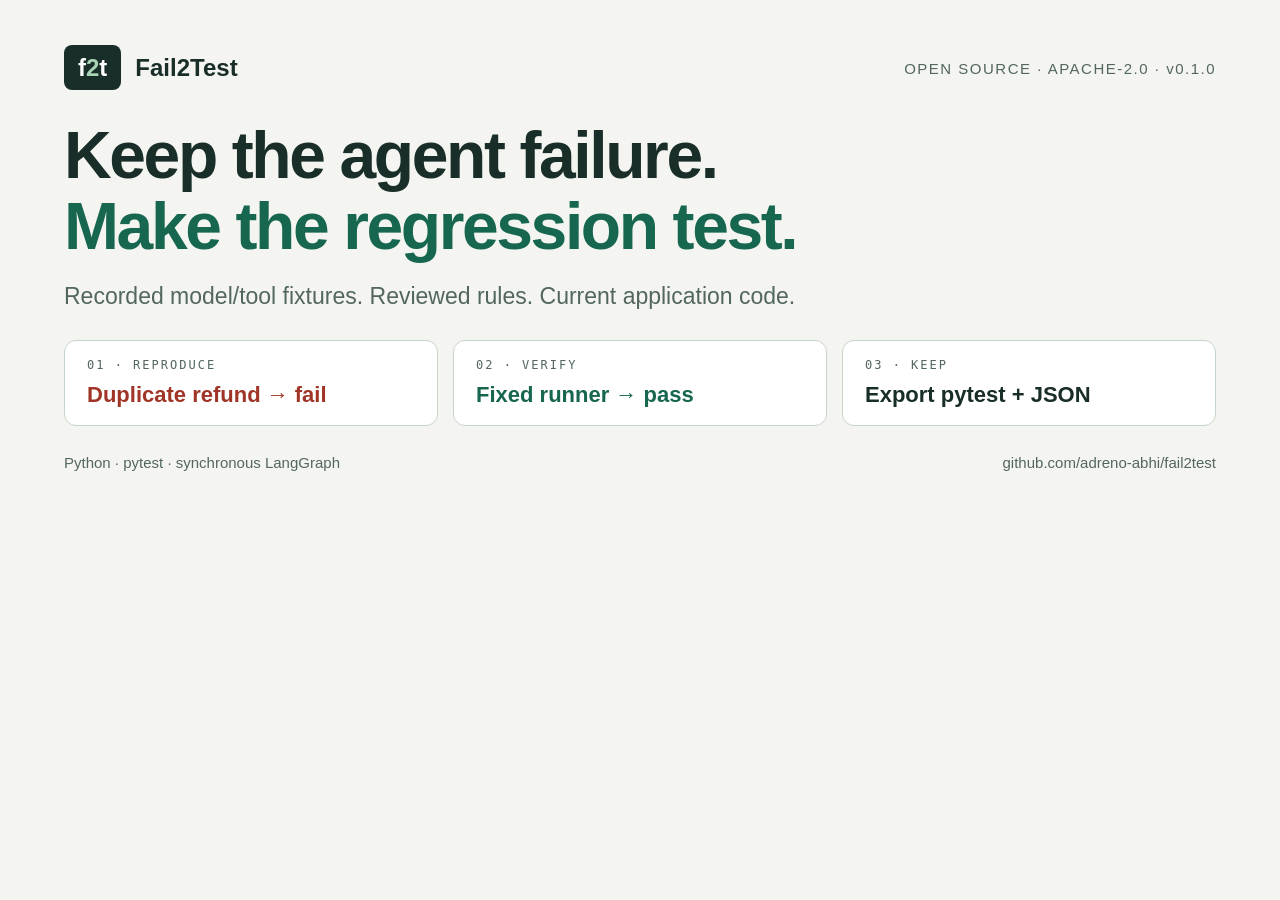
<file: docs/launch/assets/social-preview.html>
<!doctype html>
<html lang="en"><meta charset="utf-8"><title>Fail2Test project preview</title>
<style>
*{box-sizing:border-box}body{margin:0;width:1280px;height:640px;background:#f4f5f1;color:#192e28;font-family:'Segoe UI',sans-serif;padding:54px 64px;overflow:hidden}
header{display:flex;align-items:center;justify-content:space-between;font-size:24px;font-weight:700}.mark{background:#192e28;color:white;padding:9px 14px;border-radius:8px;margin-right:14px}.mark b{color:#a9d4b5}small{font-size:15px;color:#53665f;font-weight:500;letter-spacing:1.5px}
h1{font-size:66px;line-height:1.08;letter-spacing:-2.4px;max-width:1020px;margin:38px 0 20px;font-weight:700}h1 span{color:#17664f}p{font-size:23px;color:#53665f;margin:0 0 30px}.flow{display:flex;gap:15px}.card{border:1px solid #c7d4ca;border-radius:12px;background:#fff;padding:17px 22px;flex:1}.label{font:12px Consolas,monospace;letter-spacing:2px;color:#53665f;margin-bottom:10px}.value{font-size:22px;font-weight:600}.bad{color:#a03527}.good{color:#17664f}footer{margin-top:28px;display:flex;justify-content:space-between;font-size:15px;color:#53665f}
</style>
<header><div><span class="mark">f<b>2</b>t</span>Fail2Test</div><small>OPEN SOURCE · APACHE-2.0 · v0.1.0</small></header>
<h1>Keep the agent failure.<br><span>Make the regression test.</span></h1>
<p>Recorded model/tool fixtures. Reviewed rules. Current application code.</p>
<div class="flow"><section class="card"><div class="label">01 · REPRODUCE</div><div class="value bad">Duplicate refund → fail</div></section><section class="card"><div class="label">02 · VERIFY</div><div class="value good">Fixed runner → pass</div></section><section class="card"><div class="label">03 · KEEP</div><div class="value">Export pytest + JSON</div></section></div>
<footer><span>Python · pytest · synchronous LangGraph</span><span>github.com/adreno-abhi/fail2test</span></footer>
</html>
</file>
